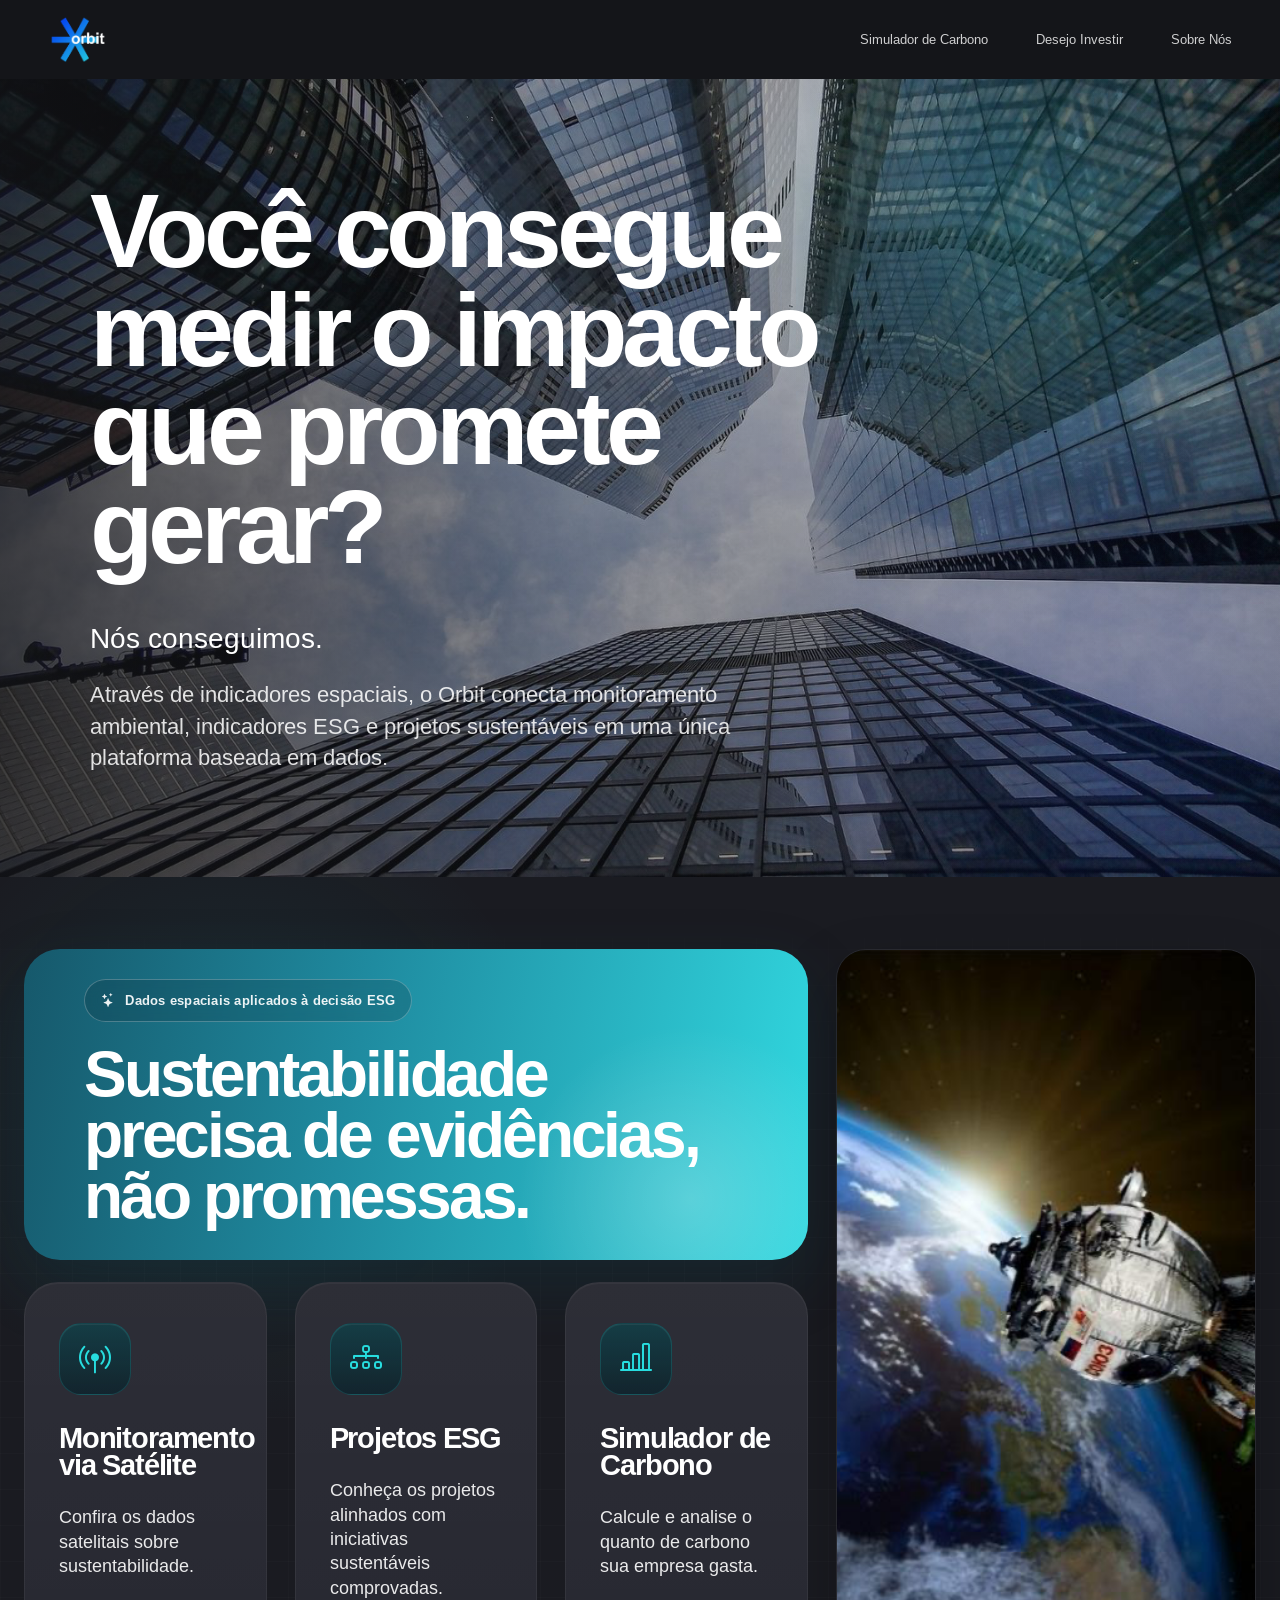
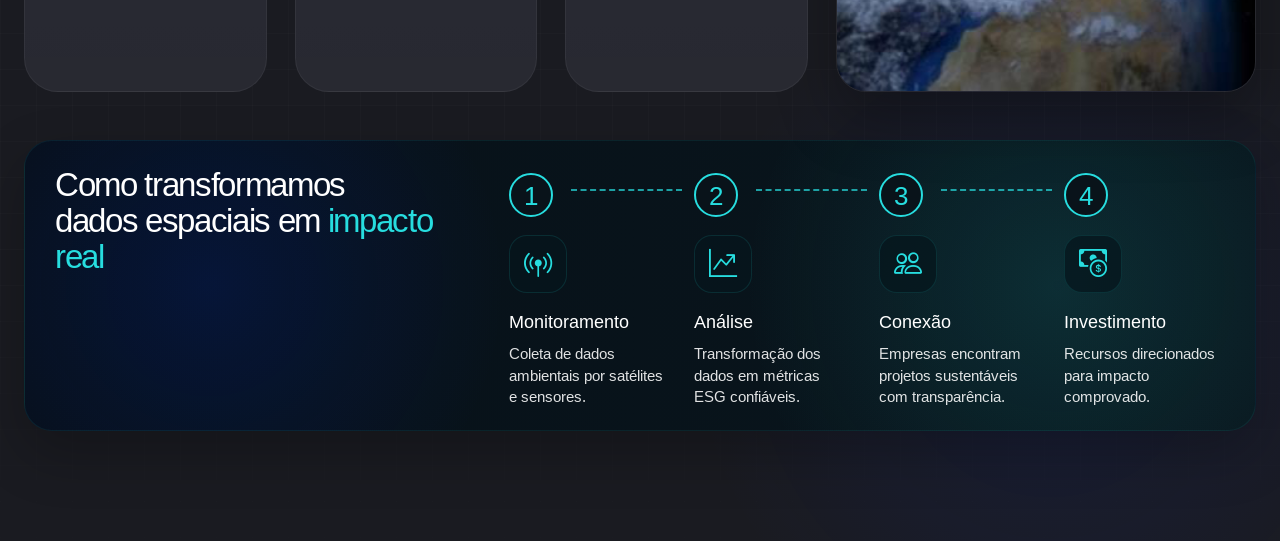
<file: index.html>
<!DOCTYPE html>
<html lang="pt-BR">
<head>
    <meta charset="UTF-8">
    <meta name="viewport" content="width=device-width, initial-scale=1.0">
    <title>Orbit</title>
    <link href="https://cdn.jsdelivr.net/npm/bootstrap@5.3.0/dist/css/bootstrap.min.css" rel="stylesheet">
    <link href="https://cdn.jsdelivr.net/npm/bootstrap-icons@1.11.3/font/bootstrap-icons.css" rel="stylesheet">
    <link href="https://fonts.googleapis.com/css2?family=Arimo:wght@400;500;600;700&display=swap" rel="stylesheet">
    <link rel="stylesheet" href="./assets/styles/index.css">
</head>
<body>
    <nav class="navbar navbar-expand-lg orbit-navbar">
        <div class="container-fluid">
            <a class="navbar-brand" href="index.html">
                <img class="orbit-logo" src="./assets/images/logo.png" alt="Logo Orbit">
            </a>
            <button
                class="navbar-toggler"
                type="button"
                data-bs-toggle="collapse"
                data-bs-target="#orbitNavbar"
                aria-controls="orbitNavbar"
                aria-expanded="false"
                aria-label="Abrir navegação"
            >
                <span class="navbar-toggler-icon"></span>
            </button>
            <div class="collapse navbar-collapse" id="orbitNavbar">
                <ul class="navbar-nav flex-column flex-lg-row gap-lg-5 mb-0 ms-auto">
                    <li class="nav-item"><a class="nav-link" href="simulador.html">Simulador de Carbono</a></li>
                    <li class="nav-item"><a class="nav-link" href="investimentos.html">Desejo Investir</a></li>
                    <li class="nav-item"><a class="nav-link" href="sobre_nos.html">Sobre Nós</a></li>
                </ul>
            </div>
        </div>
    </nav>

    <main>
        <section class="home-hero">
            <div class="container-fluid">
                <div class="home-content">
                    <h1 class="home-title">Você consegue medir o impacto que promete gerar?</h1>
                    <p class="home-lead">Nós conseguimos.</p>
                    <p class="home-copy">
                        Através de indicadores espaciais, o Orbit conecta monitoramento ambiental,
                        indicadores ESG e projetos sustentáveis em uma única plataforma baseada em dados.
                    </p>
                </div>
            </div>
        </section>

        <section class="impact-section" id="investir">
            <div class="impact-shell">
                <div class="impact-grid">
                    <div class="impact-main">
                        <div class="impact-banner">
                            <div class="impact-badge">
                                <i class="bi bi-stars"></i>
                                Dados espaciais aplicados à decisão ESG
                            </div>
                            <h2 class="impact-banner-title">Sustentabilidade precisa de evidências, não promessas.</h2>
                        </div>

                        <div class="impact-cards">
                            <article class="impact-card">
                                <div class="impact-card-icon">
                                    <i class="bi bi-broadcast-pin"></i>
                                </div>
                                <h3 class="impact-card-title">Monitoramento via Satélite</h3>
                                <p class="impact-card-copy">
                                    Confira os dados satelitais sobre sustentabilidade.
                                </p>
                            </article>

                            <article class="impact-card">
                                <div class="impact-card-icon">
                                    <i class="bi bi-diagram-3"></i>
                                </div>
                                <h3 class="impact-card-title">Projetos ESG</h3>
                                <p class="impact-card-copy">
                                    Conheça os projetos alinhados com iniciativas sustentáveis comprovadas.
                                </p>
                            </article>

                            <article class="impact-card">
                                <div class="impact-card-icon">
                                    <i class="bi bi-bar-chart-line"></i>
                                </div>
                                <h3 class="impact-card-title">Simulador de Carbono</h3>
                                <p class="impact-card-copy">
                                    Calcule e analise o quanto de carbono sua empresa gasta.
                                </p>
                            </article>
                        </div>
                    </div>

                    <aside class="impact-visual">
                        <img src="./assets/images/satelite.png" alt="Satélite orbitando a Terra" class="impact-image">
                    </aside>
                </div>

                <div class="impact-flow">
                    <div class="impact-flow-intro">
                        <h2 class="impact-flow-title">
                            Como transformamos
                            <br>
                            dados espaciais em
                            <span>impacto real</span>
                        </h2>
                    </div>

                    <div class="impact-steps">
                        <article class="impact-step">
                            <div class="impact-step-number">1</div>
                            <div class="impact-step-icon">
                                <i class="bi bi-broadcast-pin"></i>
                            </div>
                            <h3 class="impact-step-title">Monitoramento</h3>
                            <p class="impact-step-copy">Coleta de dados ambientais por satélites e sensores.</p>
                        </article>

                        <article class="impact-step">
                            <div class="impact-step-number">2</div>
                            <div class="impact-step-icon">
                                <i class="bi bi-graph-up-arrow"></i>
                            </div>
                            <h3 class="impact-step-title">Análise</h3>
                            <p class="impact-step-copy">Transformação dos dados em métricas ESG confiáveis.</p>
                        </article>

                        <article class="impact-step">
                            <div class="impact-step-number">3</div>
                            <div class="impact-step-icon">
                                <i class="bi bi-people"></i>
                            </div>
                            <h3 class="impact-step-title">Conexão</h3>
                            <p class="impact-step-copy">Empresas encontram projetos sustentáveis com transparência.</p>
                        </article>

                        <article class="impact-step">
                            <div class="impact-step-number">4</div>
                            <div class="impact-step-icon">
                                <i class="bi bi-cash-coin"></i>
                            </div>
                            <h3 class="impact-step-title">Investimento</h3>
                            <p class="impact-step-copy">Recursos direcionados para impacto comprovado.</p>
                        </article>
                    </div>
                </div>
            </div>
        </section>
    </main>

    <script src="https://cdn.jsdelivr.net/npm/bootstrap@5.3.0/dist/js/bootstrap.bundle.min.js"></script>
</body>
</html>
</file>
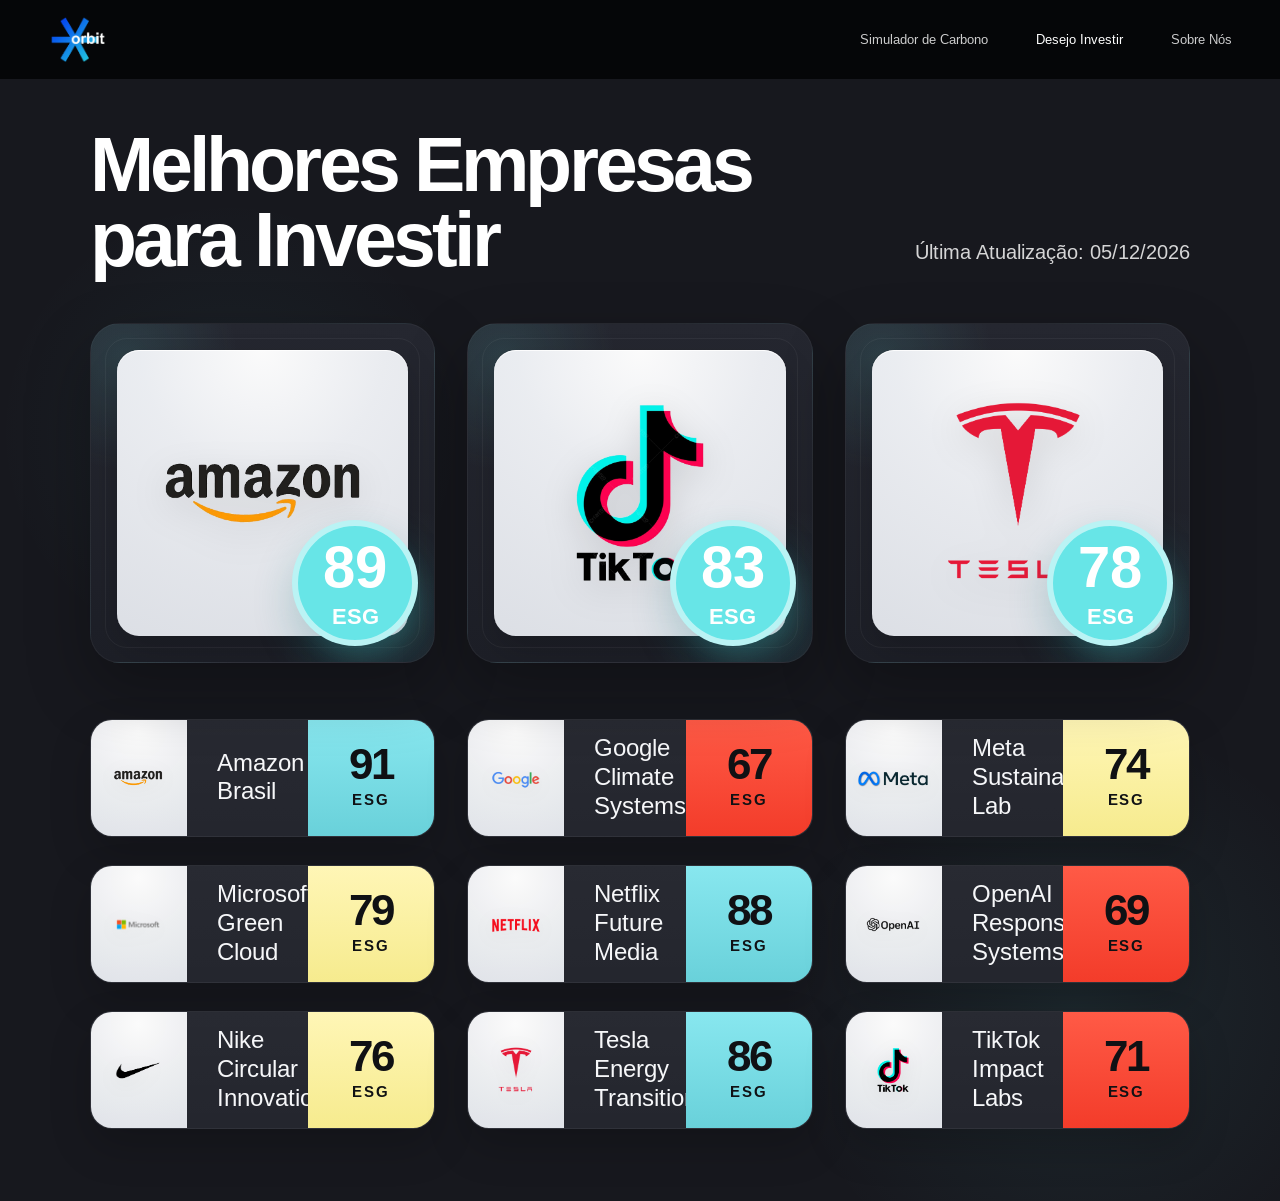
<file: investimentos.html>
<!DOCTYPE html>
<html lang="pt-BR">
<head>
    <meta charset="UTF-8">
    <meta name="viewport" content="width=device-width, initial-scale=1.0">
    <title>Desejo Investir</title>
    <link href="https://cdn.jsdelivr.net/npm/bootstrap@5.3.0/dist/css/bootstrap.min.css" rel="stylesheet">
    <link href="https://fonts.googleapis.com/css2?family=Arimo:wght@400;500;600;700&display=swap" rel="stylesheet">
    <link rel="stylesheet" href="./assets/styles/investimentos.css">
</head>
<body>
    <nav class="navbar navbar-expand-lg invest-navbar">
        <div class="container-fluid">
            <a class="navbar-brand" href="index.html">
                <img class="orbit-logo" src="./assets/images/logo.png" alt="Logo Orbit">
            </a>
            <button
                class="navbar-toggler"
                type="button"
                data-bs-toggle="collapse"
                data-bs-target="#investNavbar"
                aria-controls="investNavbar"
                aria-expanded="false"
                aria-label="Abrir navegação"
            >
                <span class="navbar-toggler-icon"></span>
            </button>
            <div class="collapse navbar-collapse" id="investNavbar">
                <ul class="navbar-nav flex-column flex-lg-row gap-lg-5 mb-0 ms-auto">
                    <li class="nav-item"><a class="nav-link" href="simulador.html">Simulador de Carbono</a></li>
                    <li class="nav-item"><a class="nav-link is-active" href="investimentos.html">Desejo Investir</a></li>
                    <li class="nav-item"><a class="nav-link" href="sobre_nos.html">Sobre Nós</a></li>
                </ul>
            </div>
        </div>
    </nav>

    <main class="invest-page">
        <section class="invest-hero">
            <div class="invest-hero-head">
                <h1 class="invest-title">Melhores Empresas para Investir</h1>
                <p class="invest-updated">Última Atualização: <span id="lastUpdated"></span></p>
            </div>

            <div class="featured-grid">
                <article class="featured-card">
                    <div class="featured-brand">
                        <img src="./assets/images/amazon-clean.png" alt="Logo Amazon" class="featured-logo featured-logo-amazon">
                    </div>
                    <div class="featured-score">
                        <strong>89</strong>
                        <span>ESG</span>
                    </div>
                </article>

                <article class="featured-card">
                    <div class="featured-brand">
                        <img src="./assets/images/tiktok-clean.png" alt="Logo TikTok" class="featured-logo featured-logo-tiktok">
                    </div>
                    <div class="featured-score">
                        <strong>83</strong>
                        <span>ESG</span>
                    </div>
                </article>

                <article class="featured-card">
                    <div class="featured-brand">
                        <img src="./assets/images/tesla.png" alt="Logo Tesla" class="featured-logo featured-logo-tesla">
                    </div>
                    <div class="featured-score">
                        <strong>78</strong>
                        <span>ESG</span>
                    </div>
                </article>
            </div>
        </section>

        <section class="invest-list">
            <div class="company-grid">
                <article class="company-row">
                    <div class="company-logo-slot">
                        <img src="./assets/images/amazon-clean.png" alt="Logo Amazon" class="company-logo company-logo-amazon">
                    </div>
                    <div class="company-name">Amazon Brasil</div>
                    <div class="company-score score-cyan">
                        <strong class="company-score-value">91</strong>
                        <span class="company-score-label">ESG</span>
                    </div>
                </article>

                <article class="company-row">
                    <div class="company-logo-slot">
                        <img src="./assets/images/google-clean.png" alt="Logo Google" class="company-logo company-logo-google">
                    </div>
                    <div class="company-name">Google Climate Systems</div>
                    <div class="company-score score-red">
                        <strong class="company-score-value">67</strong>
                        <span class="company-score-label">ESG</span>
                    </div>
                </article>

                <article class="company-row">
                    <div class="company-logo-slot">
                        <img src="./assets/images/meta.png" alt="Logo Meta" class="company-logo company-logo-meta">
                    </div>
                    <div class="company-name">Meta Sustainability Lab</div>
                    <div class="company-score score-yellow">
                        <strong class="company-score-value">74</strong>
                        <span class="company-score-label">ESG</span>
                    </div>
                </article>

                <article class="company-row">
                    <div class="company-logo-slot">
                        <img src="./assets/images/microsoft-clean.png" alt="Logo Microsoft" class="company-logo company-logo-microsoft">
                    </div>
                    <div class="company-name">Microsoft Green Cloud</div>
                    <div class="company-score score-yellow">
                        <strong class="company-score-value">79</strong>
                        <span class="company-score-label">ESG</span>
                    </div>
                </article>

                <article class="company-row">
                    <div class="company-logo-slot">
                        <img src="./assets/images/netflix-clean.png" alt="Logo Netflix" class="company-logo company-logo-netflix">
                    </div>
                    <div class="company-name">Netflix Future Media</div>
                    <div class="company-score score-cyan">
                        <strong class="company-score-value">88</strong>
                        <span class="company-score-label">ESG</span>
                    </div>
                </article>

                <article class="company-row">
                    <div class="company-logo-slot">
                        <img src="./assets/images/openai-clean.png" alt="Logo OpenAI" class="company-logo company-logo-openai">
                    </div>
                    <div class="company-name">OpenAI Responsible Systems</div>
                    <div class="company-score score-red">
                        <strong class="company-score-value">69</strong>
                        <span class="company-score-label">ESG</span>
                    </div>
                </article>

                <article class="company-row">
                    <div class="company-logo-slot">
                        <img src="./assets/images/nike-clean.png" alt="Logo Nike" class="company-logo company-logo-nike">
                    </div>
                    <div class="company-name">Nike Circular Innovation</div>
                    <div class="company-score score-yellow">
                        <strong class="company-score-value">76</strong>
                        <span class="company-score-label">ESG</span>
                    </div>
                </article>

                <article class="company-row">
                    <div class="company-logo-slot">
                        <img src="./assets/images/tesla.png" alt="Logo Tesla" class="company-logo company-logo-tesla">
                    </div>
                    <div class="company-name">Tesla Energy Transition</div>
                    <div class="company-score score-cyan">
                        <strong class="company-score-value">86</strong>
                        <span class="company-score-label">ESG</span>
                    </div>
                </article>

                <article class="company-row">
                    <div class="company-logo-slot">
                        <img src="./assets/images/tiktok-clean.png" alt="Logo TikTok" class="company-logo company-logo-tiktok">
                    </div>
                    <div class="company-name">TikTok Impact Labs</div>
                    <div class="company-score score-red">
                        <strong class="company-score-value">71</strong>
                        <span class="company-score-label">ESG</span>
                    </div>
                </article>
            </div>
        </section>
    </main>

    <script src="https://cdn.jsdelivr.net/npm/bootstrap@5.3.0/dist/js/bootstrap.bundle.min.js"></script>
    <script>
        const lastUpdated = document.getElementById("lastUpdated");
        const today = new Intl.DateTimeFormat("pt-BR").format(new Date());

        if (lastUpdated) {
            lastUpdated.textContent = today;
        }
    </script>
</body>
</html>
</file>
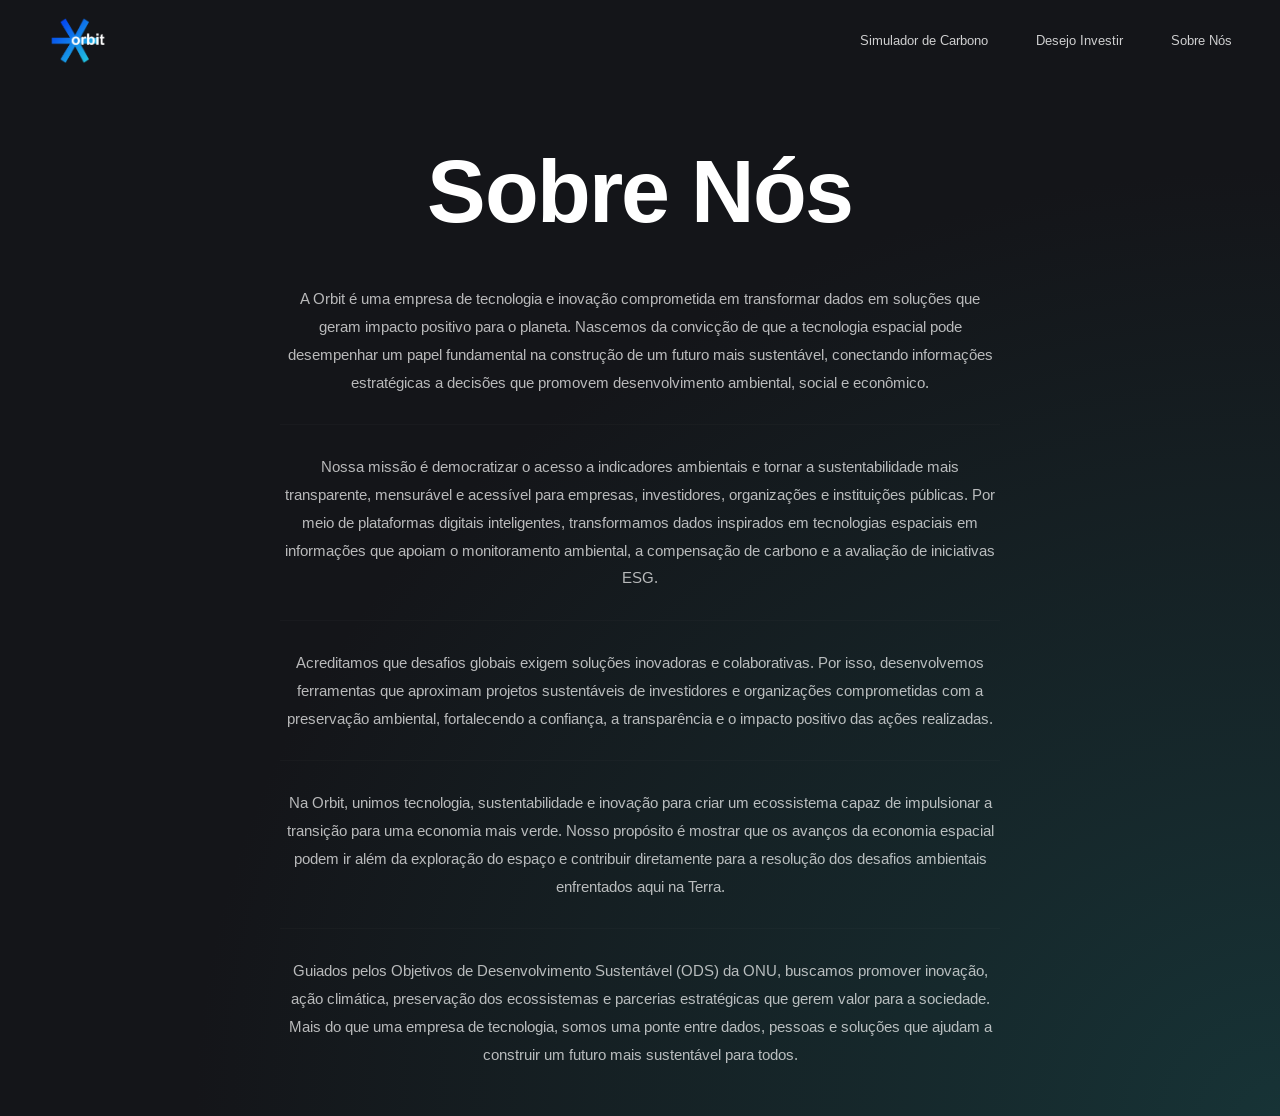
<file: sobre_nos.html>
<!DOCTYPE html>
<html lang="en">
<head>
    <meta charset="UTF-8">
    <meta name="viewport" content="width=device-width, initial-scale=1.0">
    <title>Sobre Nós</title>
    <link href="https://cdn.jsdelivr.net/npm/bootstrap@5.3.0/dist/css/bootstrap.min.css" rel="stylesheet" />
    <link href="https://fonts.googleapis.com/css2?family=Arimo:wght@400;500;600;700&display=swap" rel="stylesheet" />
    <link rel="stylesheet" href="./assets/styles/sobre-nos.css">
</head>
<body>
    <nav class="navbar d-flex justify-content-between align-items-center">
    <a class="navbar-brand" href="index.html">
        <img class="orbit" src="./assets/images/logo.png" alt="logo">
    </a>
    <ul class="navbar-nav flex-row gap-5 mb-0">
        <li class="nav-item"><a class="nav-link" href="#">Simulador de Carbono</a></li>
        <li class="nav-item"><a class="nav-link" href="#">Desejo Investir</a></li>
        <li class="nav-item"><a class="nav-link" href="#">Sobre Nós</a></li>
    </ul>
  </nav>
    <main class="container text-center py-5 mt-3">
        <h1 class="titulo-sobre mb-5">Sobre Nós</h1>
        <p class="texto-corpo mx-auto mb-0">A Orbit é uma empresa de tecnologia e inovação comprometida em transformar dados em soluções
        que geram impacto positivo para o planeta. Nascemos da convicção de que a tecnologia espacial
        pode desempenhar um papel fundamental na construção de um futuro mais sustentável, conectando
        informações estratégicas a decisões que promovem desenvolvimento ambiental, social e econômico.</p>
        <hr class="divisor"></hr>
        <p class="texto-corpo mx-auto mb-0">
        Nossa missão é democratizar o acesso a indicadores ambientais e tornar a sustentabilidade mais
        transparente, mensurável e acessível para empresas, investidores, organizações e instituições
        públicas. Por meio de plataformas digitais inteligentes, transformamos dados inspirados em
        tecnologias espaciais em informações que apoiam o monitoramento ambiental, a compensação de
        carbono e a avaliação de iniciativas ESG.</p>
        <hr class="divisor"></hr>
        <p class="texto-corpo mx-auto mb-0">Acreditamos que desafios globais exigem soluções inovadoras e colaborativas. Por isso,
        desenvolvemos ferramentas que aproximam projetos sustentáveis de investidores e organizações
        comprometidas com a preservação ambiental, fortalecendo a confiança, a transparência e o
        impacto positivo das ações realizadas.</p>
        <hr class="divisor" />
        <p class="texto-corpo mx-auto mb-0">
        Na Orbit, unimos tecnologia, sustentabilidade e inovação para criar um ecossistema capaz de
        impulsionar a transição para uma economia mais verde. Nosso propósito é mostrar que os avanços
        da economia espacial podem ir além da exploração do espaço e contribuir diretamente para a
        resolução dos desafios ambientais enfrentados aqui na Terra.</p>
        <hr class="divisor" />
        <p class="texto-corpo mx-auto mb-0">
        Guiados pelos Objetivos de Desenvolvimento Sustentável (ODS) da ONU, buscamos promover inovação,
        ação climática, preservação dos ecossistemas e parcerias estratégicas que gerem valor para a
        sociedade. Mais do que uma empresa de tecnologia, somos uma ponte entre dados, pessoas e soluções
        que ajudam a construir um futuro mais sustentável para todos.</p>
  </main>
</body>
</html>
</file>
<file: assets/styles/index.css>
:root {
  --azul-forte: #002ef4;
  --teal-escuro: #0c4a5b;
  --ciano: #27dddf;
  --preto: #141519;
  --dark-1: #173336;
}

body {
  margin: 0;
  min-height: 100vh;
  background-color: var(--preto);
  color: #fff;
  font-family: "Arimo", sans-serif;
}

.orbit-navbar {
  background-color: var(--preto);
  padding: 16px 48px;
}

.orbit-navbar .container-fluid {
  padding: 0;
}

.orbit-logo {
  width: 70px;
  height: auto;
}

.navbar-brand {
  padding: 0;
}

.navbar-nav {
  align-items: center;
}

.nav-link {
  color: rgba(255, 255, 255, 0.8) !important;
  font-size: 13px;
  font-weight: 400;
  padding: 4px 0 !important;
  white-space: nowrap;
  transition: color 0.2s;
}

.nav-link:hover {
  color: #fff !important;
}

.navbar-toggler {
  border: 1px solid rgba(255, 255, 255, 0.18);
  padding: 8px 10px;
  border-radius: 999px;
}

.navbar-toggler:focus {
  box-shadow: none;
}

.navbar-toggler-icon {
  width: 20px;
  height: 20px;
  background-image: url("data:image/svg+xml,%3csvg xmlns='http://www.w3.org/2000/svg' viewBox='0 0 30 30'%3e%3cpath stroke='rgba(255,255,255,0.85)' stroke-linecap='round' stroke-miterlimit='10' stroke-width='2' d='M4 7h22M4 15h22M4 23h22'/%3e%3c/svg%3e");
}

.navbar-collapse {
  justify-content: flex-end;
}

.home-hero {
  position: relative;
  min-height: calc(100vh - 102px);
  display: flex;
  align-items: center;
  overflow: hidden;
  background-image:
    linear-gradient(90deg, rgba(20, 21, 25, 0.76) 0%, rgba(20, 21, 25, 0.28) 45%, rgba(20, 21, 25, 0.1) 100%),
    linear-gradient(180deg, rgba(20, 21, 25, 0.04) 0%, rgba(20, 21, 25, 0.26) 100%),
    url("../images/background-home.png");
  background-position: center;
  background-size: cover;
}

.home-hero::after {
  content: "";
  position: absolute;
  inset: 0;
  background:
    radial-gradient(circle at 80% 18%, rgba(39, 221, 223, 0.18) 0%, transparent 24%),
    radial-gradient(circle at 88% 88%, rgba(0, 46, 244, 0.12) 0%, transparent 28%);
}

.home-hero .container-fluid {
  position: relative;
  z-index: 1;
  padding: 0 clamp(24px, 7vw, 92px);
}

.home-content {
  max-width: 820px;
  padding: clamp(56px, 10vh, 88px) 0;
}

.home-title {
  margin: 0;
  font-size: clamp(56px, 8.4vw, 104px);
  font-weight: 700;
  line-height: 0.95;
  letter-spacing: -0.05em;
  color: #fff;
}

.home-lead {
  margin: 40px 0 20px;
  font-size: clamp(22px, 2.2vw, 32px);
  color: #fff;
}

.home-copy {
  max-width: 690px;
  margin: 0;
  font-size: clamp(18px, 1.7vw, 24px);
  line-height: 1.45;
  color: rgba(255, 255, 255, 0.86);
}

.impact-section {
  position: relative;
  padding: 72px 24px 110px;
  background:
    radial-gradient(circle at 18% 18%, rgba(39, 221, 223, 0.08) 0%, transparent 22%),
    radial-gradient(circle at 82% 84%, rgba(0, 46, 244, 0.1) 0%, transparent 24%),
    #1a1b21;
}

.impact-section::before {
  content: "";
  position: absolute;
  inset: 0;
  background-image: linear-gradient(rgba(255, 255, 255, 0.015) 1px, transparent 1px),
    linear-gradient(90deg, rgba(255, 255, 255, 0.015) 1px, transparent 1px);
  background-size: 36px 36px;
  mask-image: linear-gradient(180deg, rgba(0, 0, 0, 0.2), #000 22%, #000 78%, rgba(0, 0, 0, 0.2));
  pointer-events: none;
}

.impact-shell {
  position: relative;
  z-index: 1;
  max-width: 1580px;
  margin: 0 auto;
}

.impact-grid {
  display: grid;
  grid-template-columns: minmax(0, 1.55fr) minmax(280px, 420px);
  gap: 28px;
  align-items: stretch;
}

.impact-main {
  min-width: 0;
}

.impact-banner {
  position: relative;
  overflow: hidden;
  padding: 30px 60px 34px;
  border-radius: 36px;
  background: linear-gradient(100deg, #16586b 0%, #1f8ba0 42%, #31d8e0 100%);
  box-shadow: 0 24px 64px rgba(13, 69, 82, 0.24);
}

.impact-banner::after {
  content: "";
  position: absolute;
  inset: auto -8% -38% auto;
  width: 360px;
  height: 360px;
  border-radius: 50%;
  background: radial-gradient(circle, rgba(255, 255, 255, 0.22) 0%, rgba(255, 255, 255, 0) 68%);
  pointer-events: none;
}

.impact-badge {
  display: inline-flex;
  align-items: center;
  gap: 10px;
  margin-bottom: 22px;
  padding: 10px 16px;
  border: 1px solid rgba(255, 255, 255, 0.24);
  border-radius: 999px;
  background: rgba(7, 26, 34, 0.18);
  backdrop-filter: blur(8px);
  font-size: 13px;
  font-weight: 600;
  letter-spacing: 0.02em;
  color: rgba(255, 255, 255, 0.92);
}

.impact-badge i {
  font-size: 14px;
}

.impact-banner-title {
  margin: 0;
  max-width: 980px;
  font-size: clamp(44px, 5vw, 72px);
  font-weight: 700;
  line-height: 0.95;
  letter-spacing: -0.05em;
  color: #fff;
}

.impact-cards {
  display: grid;
  grid-template-columns: repeat(3, minmax(0, 1fr));
  gap: 28px;
  margin-top: 22px;
}

.impact-card {
  position: relative;
  min-height: 410px;
  padding: 40px 34px;
  border-radius: 34px;
  background:
    linear-gradient(180deg, rgba(255, 255, 255, 0.035) 0%, rgba(255, 255, 255, 0.01) 100%),
    #25262f;
  border: 1px solid rgba(255, 255, 255, 0.05);
  box-shadow: inset 0 1px 0 rgba(255, 255, 255, 0.04);
  transition: transform 0.25s ease, border-color 0.25s ease, box-shadow 0.25s ease;
}

.impact-card:hover {
  transform: translateY(-6px);
  border-color: rgba(39, 221, 223, 0.2);
  box-shadow: 0 18px 40px rgba(0, 0, 0, 0.22);
}

.impact-card-icon {
  width: 72px;
  height: 72px;
  display: grid;
  place-items: center;
  margin-bottom: 30px;
  border-radius: 22px;
  background:
    linear-gradient(180deg, rgba(39, 221, 223, 0.18) 0%, rgba(39, 221, 223, 0.06) 100%),
    rgba(8, 19, 29, 0.72);
  border: 1px solid rgba(39, 221, 223, 0.16);
  color: var(--ciano);
  box-shadow: inset 0 1px 0 rgba(255, 255, 255, 0.06);
}

.impact-card-icon i {
  font-size: 32px;
}

.impact-card-title {
  margin: 0 0 26px;
  font-size: clamp(28px, 2.3vw, 46px);
  font-weight: 700;
  line-height: 0.92;
  letter-spacing: -0.04em;
  color: #fff;
}

.impact-card-copy {
  margin: 0;
  max-width: 240px;
  font-size: clamp(18px, 1.4vw, 24px);
  line-height: 1.35;
  color: rgba(255, 255, 255, 0.9);
}

.impact-visual {
  display: flex;
}

.impact-image {
  width: 100%;
  height: 100%;
  min-height: 638px;
  object-fit: cover;
  border-radius: 30px;
  display: block;
  border: 1px solid rgba(255, 255, 255, 0.06);
  box-shadow: 0 28px 60px rgba(0, 0, 0, 0.28);
}

.impact-flow {
  display: grid;
  grid-template-columns: minmax(300px, 420px) minmax(0, 1fr);
  gap: 34px;
  margin-top: 48px;
  padding: 26px 30px 22px;
  background:
    radial-gradient(circle at 15% 50%, rgba(0, 46, 244, 0.14) 0%, transparent 28%),
    radial-gradient(circle at 84% 50%, rgba(39, 221, 223, 0.12) 0%, transparent 30%),
    linear-gradient(90deg, #071018 0%, #09161d 100%);
  border: 1px solid rgba(39, 221, 223, 0.08);
  border-radius: 28px;
  box-shadow: 0 22px 56px rgba(0, 0, 0, 0.24);
}

.impact-flow-title {
  margin: 0;
  font-size: clamp(30px, 2.6vw, 56px);
  font-weight: 500;
  line-height: 1.08;
  letter-spacing: -0.04em;
  color: #fff;
}

.impact-flow-title span {
  color: var(--ciano);
}

.impact-steps {
  display: grid;
  grid-template-columns: repeat(4, minmax(0, 1fr));
  gap: 24px;
  align-items: start;
}

.impact-step {
  position: relative;
  padding-top: 6px;
}

.impact-step::before {
  content: "";
  position: absolute;
  top: 22px;
  left: 62px;
  right: -12px;
  border-top: 2px dashed rgba(39, 221, 223, 0.7);
}

.impact-step:last-child::before {
  display: none;
}

.impact-step-number {
  position: relative;
  z-index: 1;
  width: 44px;
  height: 44px;
  display: grid;
  place-items: center;
  border: 2px solid var(--ciano);
  border-radius: 999px;
  background: #09131a;
  color: var(--ciano);
  font-size: 26px;
  font-weight: 500;
}

.impact-step-title {
  margin: 18px 0 10px;
  font-size: clamp(18px, 1.4vw, 32px);
  font-weight: 500;
  color: #fff;
}

.impact-step-icon {
  width: 58px;
  height: 58px;
  display: grid;
  place-items: center;
  margin-top: 18px;
  border-radius: 18px;
  background: rgba(6, 22, 29, 0.74);
  border: 1px solid rgba(39, 221, 223, 0.12);
  color: var(--ciano);
}

.impact-step-icon i {
  font-size: 28px;
}

.impact-step-copy {
  margin: 0;
  max-width: 220px;
  font-size: 15px;
  line-height: 1.45;
  color: rgba(255, 255, 255, 0.88);
}

@media (max-width: 991.98px) {
  .orbit-navbar {
    padding: 16px 20px;
  }

  .navbar-collapse {
    margin-top: 16px;
    padding: 16px 0 4px;
    border-top: 1px solid rgba(255, 255, 255, 0.08);
  }

  .navbar-nav {
    align-items: flex-start;
    gap: 12px !important;
  }

  .home-hero {
    min-height: calc(100vh - 86px);
    background-position: 62% center;
  }

  .home-content {
    max-width: 620px;
  }

  .impact-section {
    padding: 32px 20px 72px;
  }

  .impact-grid {
    grid-template-columns: 1fr;
  }

  .impact-banner {
    padding: 28px 28px 24px;
    border-radius: 28px;
  }

  .impact-badge {
    margin-bottom: 18px;
  }

  .impact-cards {
    grid-template-columns: 1fr;
  }

  .impact-card {
    min-height: auto;
  }

  .impact-image {
    min-height: 420px;
    max-height: 620px;
  }

  .impact-flow {
    grid-template-columns: 1fr;
    padding: 24px;
  }

  .impact-steps {
    grid-template-columns: repeat(2, minmax(0, 1fr));
    row-gap: 36px;
  }

  .impact-step:nth-child(2)::before,
  .impact-step:nth-child(4)::before {
    display: none;
  }
}

@media (max-width: 767.98px) {
  .home-title {
    font-size: clamp(46px, 15vw, 72px);
  }

  .home-lead {
    margin-top: 28px;
    font-size: 18px;
  }

  .home-copy {
    font-size: 16px;
    line-height: 1.6;
  }

  .impact-banner-title {
    font-size: clamp(34px, 11vw, 56px);
  }

  .impact-card {
    padding: 28px 24px;
    border-radius: 28px;
  }

  .impact-card-icon {
    width: 60px;
    height: 60px;
    margin-bottom: 22px;
    border-radius: 18px;
  }

  .impact-card-icon i {
    font-size: 26px;
  }

  .impact-card-title {
    margin-bottom: 24px;
    font-size: 24px;
  }

  .impact-card-copy {
    max-width: none;
    font-size: 16px;
  }

  .impact-image {
    min-height: 320px;
  }

  .impact-flow-title {
    font-size: 28px;
  }

  .impact-steps {
    grid-template-columns: 1fr;
  }

  .impact-step::before {
    display: none;
  }

  .impact-step-icon {
    width: 52px;
    height: 52px;
    border-radius: 16px;
  }

  .impact-step-title {
    margin-top: 18px;
  }
}
</file>
<file: assets/styles/investimentos.css>
:root {
  --preto: #17181e;
  --preto-profundo: #050608;
  --grafite: #26272f;
  --linha: rgba(255, 255, 255, 0.08);
  --texto: #ffffff;
  --texto-suave: rgba(255, 255, 255, 0.72);
  --ciano: #67e5e7;
  --amarelo: #fff9b2;
  --vermelho: #ff3626;
}

body {
  margin: 0;
  min-height: 100vh;
  background:
    radial-gradient(circle at 84% 84%, rgba(103, 229, 231, 0.08) 0%, transparent 20%),
    radial-gradient(circle at 18% 36%, rgba(103, 229, 231, 0.05) 0%, transparent 18%),
    var(--preto);
  color: var(--texto);
  font-family: "Arimo", sans-serif;
}

.invest-navbar {
  background: var(--preto-profundo);
  padding: 16px 48px;
}

.invest-navbar .container-fluid {
  padding: 0;
}

.orbit-logo {
  width: 70px;
  height: auto;
}

.navbar-brand {
  padding: 0;
}

.navbar-nav {
  align-items: center;
}

.nav-link {
  color: rgba(255, 255, 255, 0.8) !important;
  font-size: 13px;
  font-weight: 400;
  padding: 4px 0 !important;
  white-space: nowrap;
  transition: color 0.2s;
}

.nav-link:hover,
.nav-link.is-active {
  color: #fff !important;
}

.navbar-toggler {
  border: 1px solid rgba(255, 255, 255, 0.18);
  padding: 8px 10px;
  border-radius: 999px;
}

.navbar-toggler:focus {
  box-shadow: none;
}

.navbar-toggler-icon {
  width: 20px;
  height: 20px;
  background-image: url("data:image/svg+xml,%3csvg xmlns='http://www.w3.org/2000/svg' viewBox='0 0 30 30'%3e%3cpath stroke='rgba(255,255,255,0.85)' stroke-linecap='round' stroke-miterlimit='10' stroke-width='2' d='M4 7h22M4 15h22M4 23h22'/%3e%3c/svg%3e");
}

.navbar-collapse {
  justify-content: flex-end;
}

.invest-page {
  padding: 48px clamp(24px, 7vw, 104px) 72px;
}

.invest-hero-head {
  display: flex;
  align-items: flex-end;
  justify-content: space-between;
  gap: 24px;
  margin-bottom: 46px;
}

.invest-title {
  margin: 0;
  font-size: clamp(52px, 6vw, 86px);
  font-weight: 700;
  line-height: 0.98;
  letter-spacing: -0.05em;
  color: #fff;
}

.invest-updated {
  margin: 0 0 10px;
  font-size: clamp(18px, 1.6vw, 24px);
  color: rgba(255, 255, 255, 0.82);
  white-space: nowrap;
}

.featured-grid {
  display: grid;
  grid-template-columns: repeat(3, minmax(0, 1fr));
  gap: 32px;
}

.featured-card {
  position: relative;
  min-height: 340px;
  padding: 26px;
  overflow: hidden;
  border: 1px solid rgba(255, 255, 255, 0.04);
  border-radius: 30px;
  background:
    radial-gradient(circle at 10% 10%, rgba(103, 229, 231, 0.12) 0%, transparent 26%),
    radial-gradient(circle at 90% 90%, rgba(103, 229, 231, 0.08) 0%, transparent 28%),
    linear-gradient(180deg, #252730 0%, #1d1f27 100%);
  box-shadow: 0 26px 64px rgba(0, 0, 0, 0.28);
}

.featured-card::after {
  content: "";
  position: absolute;
  inset: auto 18px 18px auto;
  width: 110px;
  height: 110px;
  border-radius: 50%;
  background: rgba(103, 229, 231, 0.98);
  box-shadow: 0 10px 24px rgba(103, 229, 231, 0.24);
}

.featured-card::before {
  content: "";
  position: absolute;
  inset: 14px;
  border-radius: 22px;
  border: 1px solid rgba(255, 255, 255, 0.05);
  pointer-events: none;
}

.featured-brand {
  position: relative;
  z-index: 1;
  height: 100%;
  display: flex;
  align-items: center;
  justify-content: center;
  text-align: center;
  padding: 34px;
  border-radius: 22px;
  background:
    radial-gradient(circle at 50% 0%, rgba(255, 255, 255, 0.98) 0%, rgba(242, 244, 248, 0.96) 38%, rgba(230, 233, 239, 0.95) 100%);
  box-shadow:
    inset 0 1px 0 rgba(255, 255, 255, 0.85),
    0 16px 34px rgba(0, 0, 0, 0.16);
}

.featured-logo {
  width: 100%;
  max-width: 320px;
  max-height: 210px;
  object-fit: contain;
  object-position: center;
  display: block;
  filter: drop-shadow(0 10px 18px rgba(0, 0, 0, 0.12));
}

.featured-logo-amazon {
  max-width: 360px;
}

.featured-logo-tiktok {
  max-width: 280px;
}

.featured-logo-tesla {
  max-width: 220px;
}

.featured-score {
  position: absolute;
  right: 16px;
  bottom: 16px;
  z-index: 2;
  width: 126px;
  height: 126px;
  display: grid;
  place-items: center;
  border-radius: 50%;
  background: var(--ciano);
  border: 6px solid rgba(255, 255, 255, 0.55);
  color: #fff;
  text-align: center;
  box-shadow: 0 18px 40px rgba(18, 114, 121, 0.24);
}

.featured-score strong {
  display: block;
  margin-top: 8px;
  font-size: 58px;
  font-weight: 700;
  line-height: 0.9;
}

.featured-score span {
  display: block;
  margin-top: -8px;
  font-size: 22px;
  font-weight: 700;
}

.invest-list {
  margin-top: 56px;
}

.company-grid {
  display: grid;
  grid-template-columns: repeat(3, minmax(0, 1fr));
  gap: 28px 32px;
}

.company-row {
  min-height: 118px;
  display: grid;
  grid-template-columns: 96px minmax(0, 1fr) 126px;
  align-items: stretch;
  overflow: hidden;
  border: 1px solid rgba(255, 255, 255, 0.04);
  border-radius: 22px;
  background:
    linear-gradient(180deg, rgba(255, 255, 255, 0.03) 0%, rgba(255, 255, 255, 0.015) 100%),
    #21232b;
  box-shadow: 0 18px 42px rgba(0, 0, 0, 0.18);
  transition: transform 0.22s ease, box-shadow 0.22s ease;
}

.company-row:hover {
  transform: translateY(-4px);
  box-shadow: 0 26px 52px rgba(0, 0, 0, 0.18);
}

.company-logo-slot,
.company-name,
.company-score {
  display: flex;
  align-items: center;
}

.company-logo-slot {
  justify-content: center;
  background:
    radial-gradient(circle at 50% 10%, rgba(255, 255, 255, 0.98) 0%, rgba(245, 246, 248, 0.96) 48%, rgba(232, 235, 240, 0.96) 100%);
  border-right: 1px solid rgba(255, 255, 255, 0.08);
  padding: 16px 10px;
}

.company-name {
  padding: 0 30px;
  font-size: clamp(24px, 1.6vw, 34px);
  font-weight: 500;
  line-height: 1.2;
  color: #f6f7f9;
}

.company-score {
  flex-direction: column;
  justify-content: center;
  padding: 0 18px;
  text-align: center;
  color: #101114;
}

.score-cyan {
  background: linear-gradient(180deg, #88e7ef 0%, #69d1da 100%);
}

.score-yellow {
  background: linear-gradient(180deg, #fff6b6 0%, #f6eb8e 100%);
}

.score-red {
  background: linear-gradient(180deg, #ff5a46 0%, #f33c2a 100%);
}

.company-logo {
  width: 100%;
  max-width: 64px;
  max-height: 52px;
  object-fit: contain;
  object-position: center;
  display: block;
  filter: drop-shadow(0 4px 10px rgba(0, 0, 0, 0.08));
}

.company-logo-amazon {
  max-width: 72px;
}

.company-logo-google,
.company-logo-openai {
  max-width: 68px;
}

.company-logo-meta {
  max-width: 74px;
}

.company-logo-microsoft,
.company-logo-netflix {
  max-width: 58px;
}

.company-logo-nike {
  max-width: 62px;
}

.company-logo-tesla,
.company-logo-tiktok {
  max-width: 52px;
}

.company-score-value {
  display: block;
  font-size: 44px;
  font-weight: 700;
  line-height: 0.9;
  letter-spacing: -0.04em;
}

.company-score-label {
  display: block;
  margin-top: 4px;
  font-size: 15px;
  font-weight: 700;
  letter-spacing: 0.12em;
}

@media (max-width: 1199.98px) {
  .featured-grid,
  .company-grid {
    grid-template-columns: 1fr 1fr;
  }
}

@media (max-width: 991.98px) {
  .invest-navbar {
    padding: 16px 20px;
  }

  .navbar-collapse {
    margin-top: 16px;
    padding: 16px 0 4px;
    border-top: 1px solid rgba(255, 255, 255, 0.08);
  }

  .navbar-nav {
    align-items: flex-start;
    gap: 12px !important;
  }

  .invest-page {
    padding: 36px 20px 60px;
  }

  .invest-hero-head {
    align-items: flex-start;
    flex-direction: column;
    margin-bottom: 32px;
  }

  .invest-updated {
    margin-bottom: 0;
    white-space: normal;
  }

  .featured-grid,
  .company-grid {
    grid-template-columns: 1fr;
  }
}

@media (max-width: 767.98px) {
  .featured-card {
    min-height: 280px;
    padding: 18px;
  }

  .featured-card::after {
    width: 96px;
    height: 96px;
  }

  .featured-score {
    width: 104px;
    height: 104px;
  }

  .featured-score strong {
    font-size: 46px;
  }

  .featured-score span {
    font-size: 18px;
  }

  .brand-tiktok {
    flex-direction: column;
  }

  .company-row {
    grid-template-columns: 82px minmax(0, 1fr) 112px;
    min-height: 96px;
  }

  .company-logo-slot {
    font-size: 18px;
  }

  .company-name {
    padding: 0 18px;
    font-size: 18px;
  }

  .company-score {
    padding: 0 10px;
  }

  .company-score-value {
    font-size: 34px;
  }

  .company-score-label {
    font-size: 13px;
  }
}
</file>
<file: assets/styles/sobre-nos.css>
:root {
  --azul-forte:  #002EF4;
  --teal-escuro: #0C4A5B;
  --ciano:       #27DDDF;
  --preto:       #141519;
  --dark-1:      #173336;
  --dark-2:      #184447;  
}
body{
  background-color: var(--preto);
  color: #fff;
  font-family: "Arimo", sans-serif;
  min-height: 100vh;
  background-image: radial-gradient(ellipse at bottom right,var(--dark-1) 0%, transparent 60%);
}
img{
    height: auto;
    width: 70px;
}
.navbar{
  background-color: var(--preto) !important;
  padding: 12px 48px;
}
.nav-link {
  color: rgba(255,255,255,0.80) !important;
  font-size: 13px;
  font-weight: 400;
  padding: 4px 0 !important;
  white-space: nowrap;
  transition: color 0.2s;
}
.nav-link:hover { color: #fff !important; }
.titulo-sobre {
  font-size: clamp(52px, 8vw, 88px);
  font-weight: 700;
  letter-spacing: -0.02em;
  line-height: 1.05;
  color: #fff;
}
.titulo-ciano { color: var(--ciano); }
.texto-corpo {
  font-size: 15px;
  line-height: 1.85;
  color: rgba(255,255,255,0.70);
  max-width: 720px;
}
.divisor {
  border: none;
  border-top: 1px solid rgba(255,255,255,0.08);
  margin: 28px auto;
  max-width: 720px;
}
</file>
